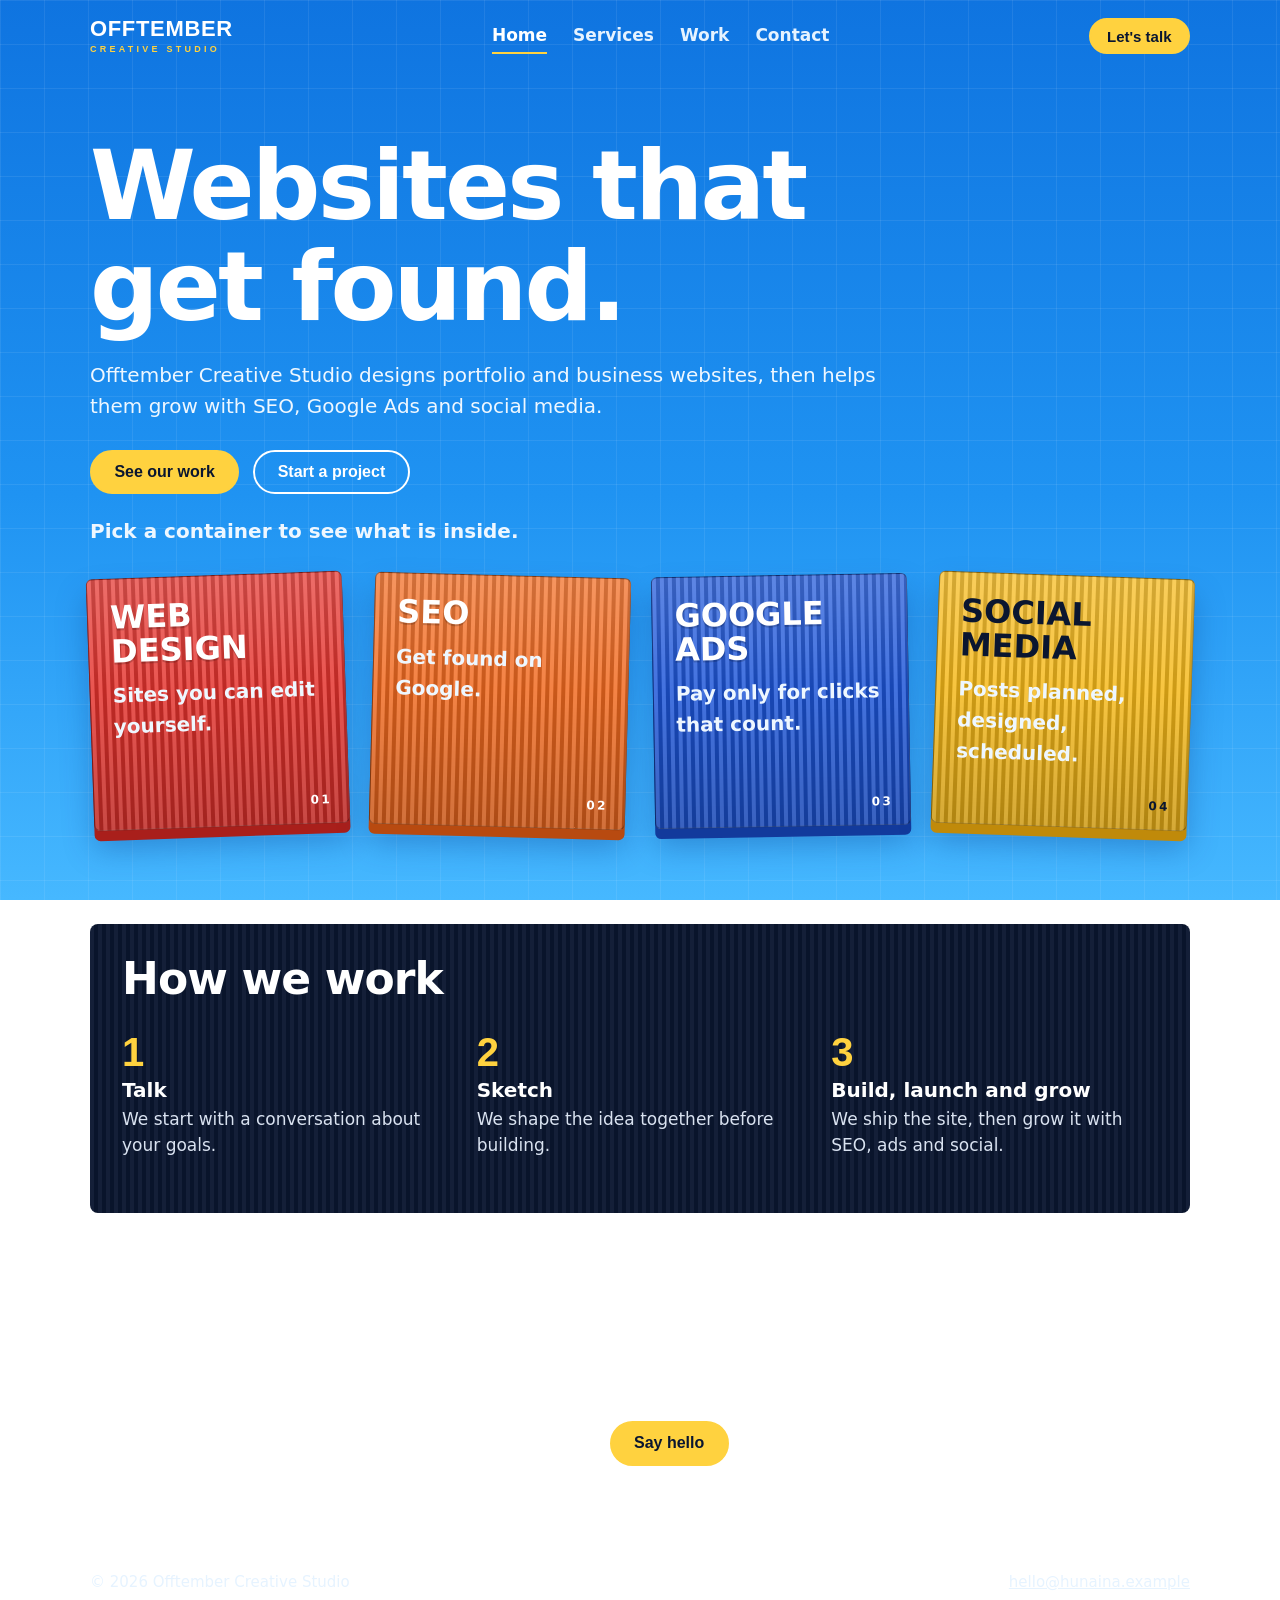
<file: index.html>
<!doctype html><html lang="en"><head><meta charset="utf-8"><meta name="viewport" content="width=device-width, initial-scale=1">
<link rel="preconnect" href="https://api.fontshare.com"><link rel="stylesheet" href="https://api.fontshare.com/v2/css?f[]=clash-display@600,700&f[]=cabinet-grotesk@400,500,700,800&display=swap">
<link rel="stylesheet" href="style.css">
<title>Offtember Creative Studio | Web Design, SEO, Google Ads & Social Media</title>
<meta name="description" content="Offtember Creative Studio designs portfolio and business websites, then grows them with SEO, Google Ads and social media management.">
</head><body><header class="wrap top"><a class="logo" href="index.html">OFFTEMBER<small>CREATIVE STUDIO</small></a><nav aria-label="Main"><a href="index.html" aria-current="page">Home</a><a href="services.html">Services</a><a href="work.html">Work</a><a href="contact.html">Contact</a></nav><a class="btn sm" href="contact.html">Let's talk</a></header><main>
<section class="wrap hero">
 <!-- EDIT: main headline and intro -->
 <h1>Websites that<br>get found.</h1>
 <p>Offtember Creative Studio designs portfolio and business websites, then helps them grow with SEO, Google Ads and social media.</p>
 <div class="row"><a class="btn" href="work.html">See our work</a><a class="btn ghost" href="contact.html">Start a project</a></div>
 <p class="note">Pick a container to see what is inside.</p>
 <div class="stack">
  <a class="box red" href="services.html#web"><h3>Web design</h3><p>Sites you can edit yourself.</p><span class="tag">01</span></a>
  <a class="box orange" href="services.html#seo"><h3>SEO</h3><p>Get found on Google.</p><span class="tag">02</span></a>
  <a class="box cobalt" href="services.html#ads"><h3>Google Ads</h3><p>Pay only for clicks that count.</p><span class="tag">03</span></a>
  <a class="box amber dark" href="services.html#social"><h3>Social media</h3><p>Posts planned, designed, scheduled.</p><span class="tag">04</span></a>
 </div>
</section>
<section class="wrap sec">
 <div class="panel">
  <h2>How we work</h2>
  <ol class="steps">
   <li><b>Talk</b>We start with a conversation about your goals.</li>
   <li><b>Sketch</b>We shape the idea together before building.</li>
   <li><b>Build, launch and grow</b>We ship the site, then grow it with SEO, ads and social.</li>
  </ol>
 </div>
</section>
<section class="wrap sec">
 <div class="two">
  <h2>Hi, I'm Hunaina.</h2>
  <!-- EDIT: your about text -->
  <div><p>I design creative portfolios and websites, then help them grow with SEO, Google Ads and social media management, all in one place and with a lot of heart.</p>
  <a class="btn" href="contact.html">Say hello</a></div>
 </div>
</section>
</main><footer><div class="wrap"><span>&copy; 2026 Offtember Creative Studio</span><a href="mailto:hello@hunaina.example">hello@hunaina.example</a></div></footer></body></html>
</file>
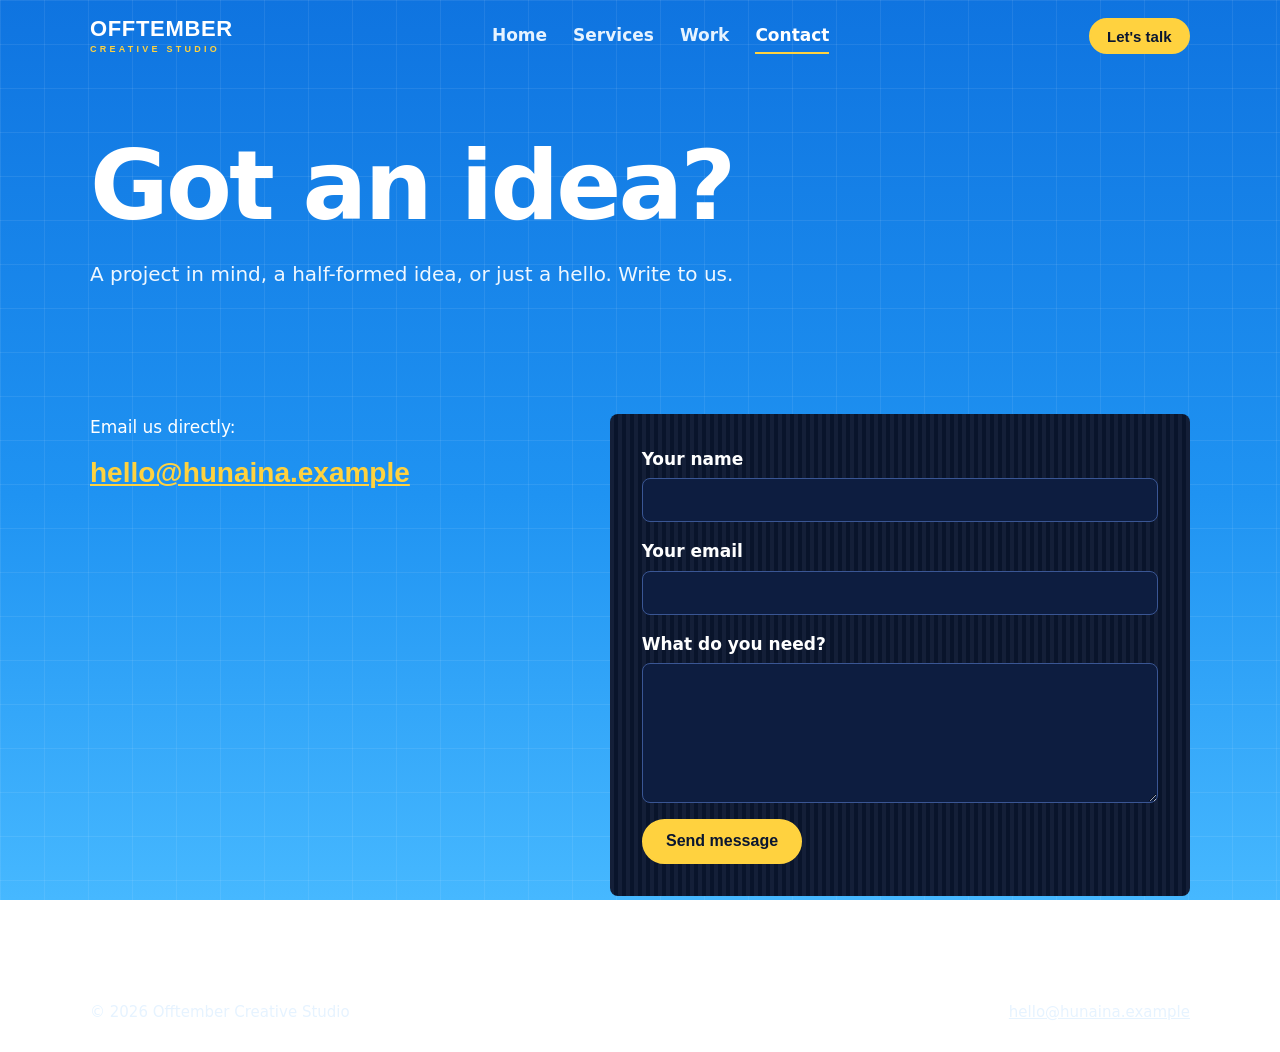
<file: contact.html>
<!doctype html><html lang="en"><head><meta charset="utf-8"><meta name="viewport" content="width=device-width, initial-scale=1">
<link rel="preconnect" href="https://api.fontshare.com"><link rel="stylesheet" href="https://api.fontshare.com/v2/css?f[]=clash-display@600,700&f[]=cabinet-grotesk@400,500,700,800&display=swap">
<link rel="stylesheet" href="style.css">
<title>Contact | Offtember Creative Studio</title><meta name="description" content="Start a project with Offtember Creative Studio.">
</head><body><header class="wrap top"><a class="logo" href="index.html">OFFTEMBER<small>CREATIVE STUDIO</small></a><nav aria-label="Main"><a href="index.html">Home</a><a href="services.html">Services</a><a href="work.html">Work</a><a href="contact.html" aria-current="page">Contact</a></nav><a class="btn sm" href="contact.html">Let's talk</a></header><main>
<section class="wrap hero"><h1>Got an idea?</h1><p>A project in mind, a half-formed idea, or just a hello. Write to us.</p></section>
<section class="wrap sec">
 <div class="two">
  <div><p>Email us directly:</p><a class="mail" href="mailto:hello@hunaina.example">hello@hunaina.example</a></div>
  <!-- EDIT: replace YOUR_FORM_ID with your free Formspree form id (formspree.io) so the form emails you -->
  <form class="panel" action="https://formspree.io/f/YOUR_FORM_ID" method="POST">
   <label>Your name<input name="name" required></label>
   <label>Your email<input name="email" type="email" required></label>
   <label>What do you need?<textarea name="message" required></textarea></label>
   <button class="btn" type="submit">Send message</button>
  </form>
 </div>
</section>
</main><footer><div class="wrap"><span>&copy; 2026 Offtember Creative Studio</span><a href="mailto:hello@hunaina.example">hello@hunaina.example</a></div></footer></body></html>
</file>
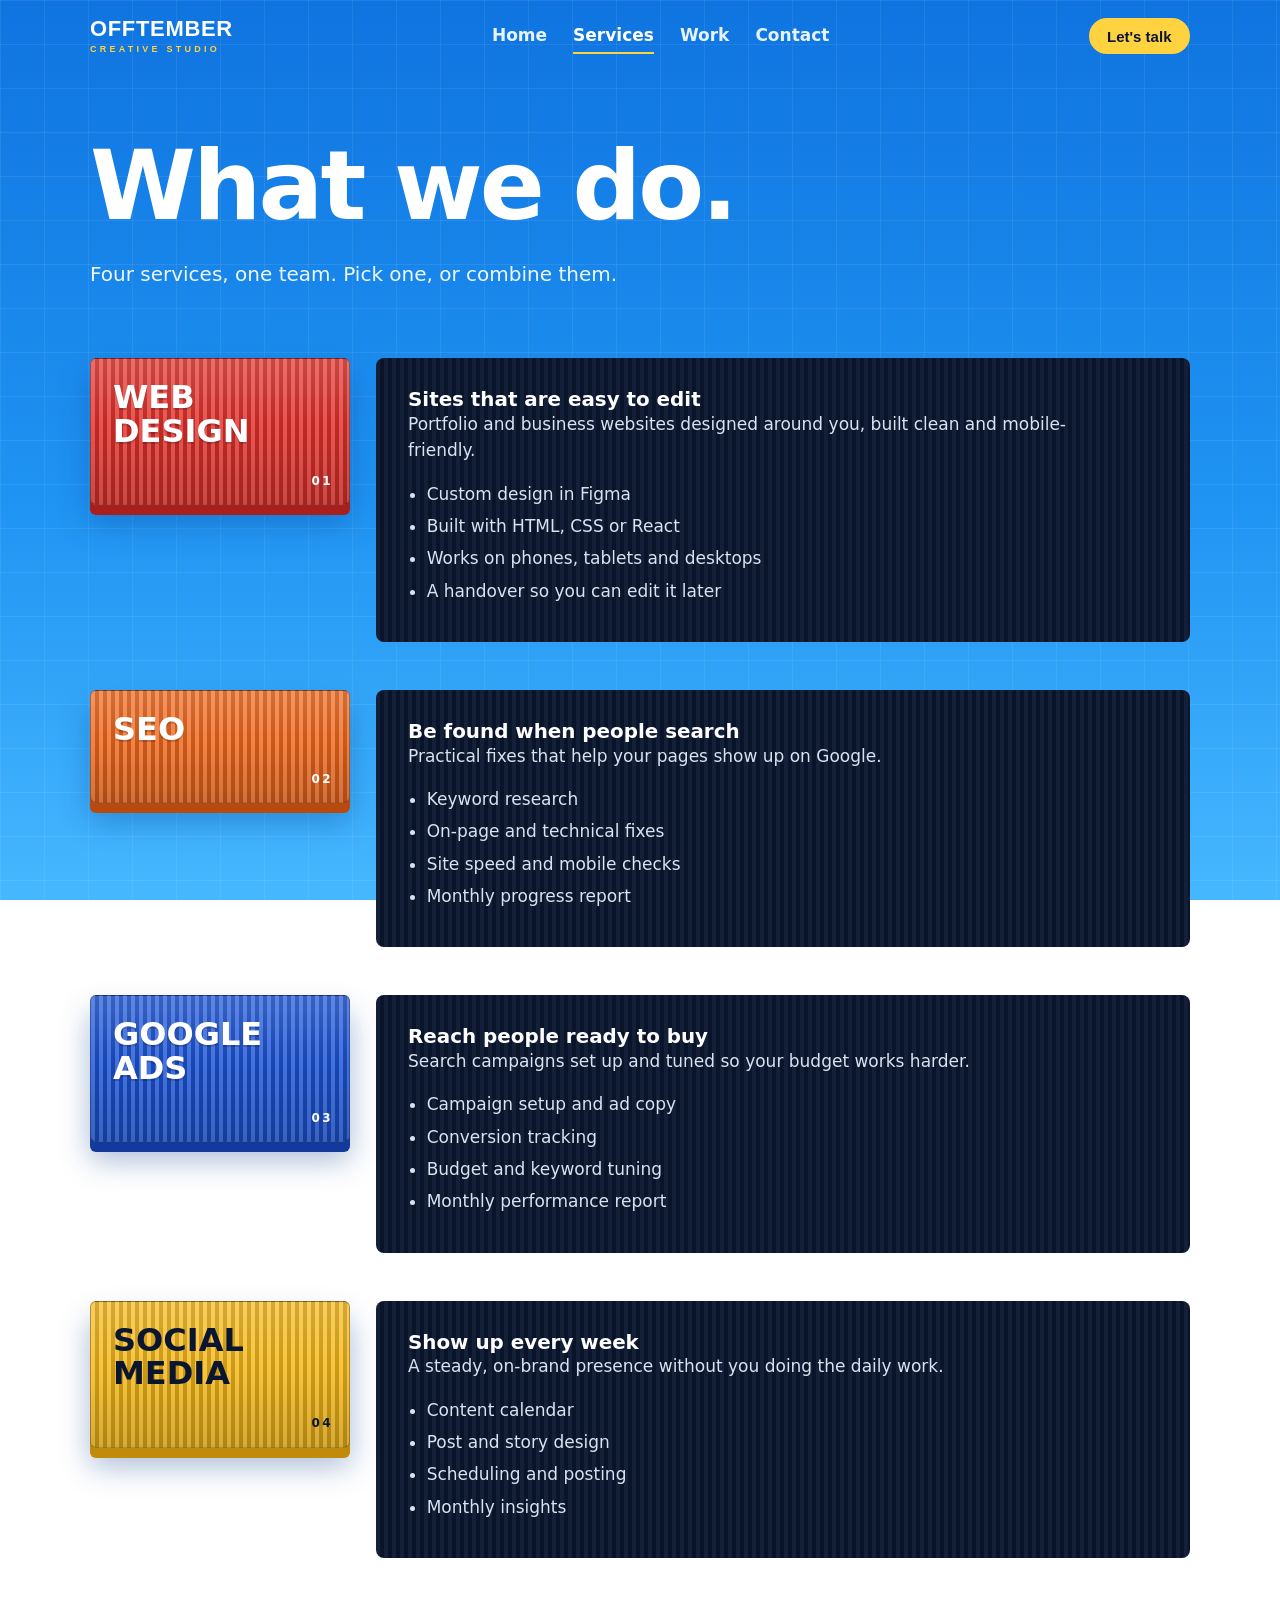
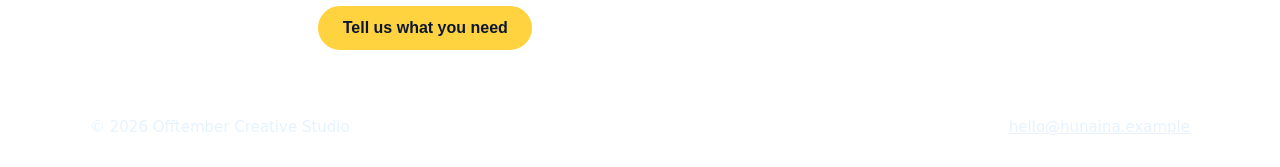
<file: services.html>
<!doctype html><html lang="en"><head><meta charset="utf-8"><meta name="viewport" content="width=device-width, initial-scale=1">
<link rel="preconnect" href="https://api.fontshare.com"><link rel="stylesheet" href="https://api.fontshare.com/v2/css?f[]=clash-display@600,700&f[]=cabinet-grotesk@400,500,700,800&display=swap">
<link rel="stylesheet" href="style.css">
<title>Services | Offtember Creative Studio</title><meta name="description" content="Web design, SEO, Google Ads and social media management from Offtember Creative Studio.">
</head><body><header class="wrap top"><a class="logo" href="index.html">OFFTEMBER<small>CREATIVE STUDIO</small></a><nav aria-label="Main"><a href="index.html">Home</a><a href="services.html" aria-current="page">Services</a><a href="work.html">Work</a><a href="contact.html">Contact</a></nav><a class="btn sm" href="contact.html">Let's talk</a></header><main>
<section class="wrap hero"><h1>What we do.</h1><p>Four services, one team. Pick one, or combine them.</p></section>
<section class="wrap">
 <!-- EDIT: each service is one block. Copy a block to add a new service. -->
 <div class="svc" id="web"><div class="box red"><h3>Web design</h3><span class="tag">01</span></div>
  <div class="panel"><h3>Sites that are easy to edit</h3><p>Portfolio and business websites designed around you, built clean and mobile-friendly.</p>
  <ul><li>Custom design in Figma</li><li>Built with HTML, CSS or React</li><li>Works on phones, tablets and desktops</li><li>A handover so you can edit it later</li></ul></div></div>
 <div class="svc" id="seo"><div class="box orange"><h3>SEO</h3><span class="tag">02</span></div>
  <div class="panel"><h3>Be found when people search</h3><p>Practical fixes that help your pages show up on Google.</p>
  <ul><li>Keyword research</li><li>On-page and technical fixes</li><li>Site speed and mobile checks</li><li>Monthly progress report</li></ul></div></div>
 <div class="svc" id="ads"><div class="box cobalt"><h3>Google Ads</h3><span class="tag">03</span></div>
  <div class="panel"><h3>Reach people ready to buy</h3><p>Search campaigns set up and tuned so your budget works harder.</p>
  <ul><li>Campaign setup and ad copy</li><li>Conversion tracking</li><li>Budget and keyword tuning</li><li>Monthly performance report</li></ul></div></div>
 <div class="svc" id="social"><div class="box amber dark"><h3>Social media</h3><span class="tag">04</span></div>
  <div class="panel"><h3>Show up every week</h3><p>A steady, on-brand presence without you doing the daily work.</p>
  <ul><li>Content calendar</li><li>Post and story design</li><li>Scheduling and posting</li><li>Monthly insights</li></ul></div></div>
 <p style="text-align:center"><a class="btn" href="contact.html">Tell us what you need</a></p>
</section>
</main><footer><div class="wrap"><span>&copy; 2026 Offtember Creative Studio</span><a href="mailto:hello@hunaina.example">hello@hunaina.example</a></div></footer></body></html>
</file>
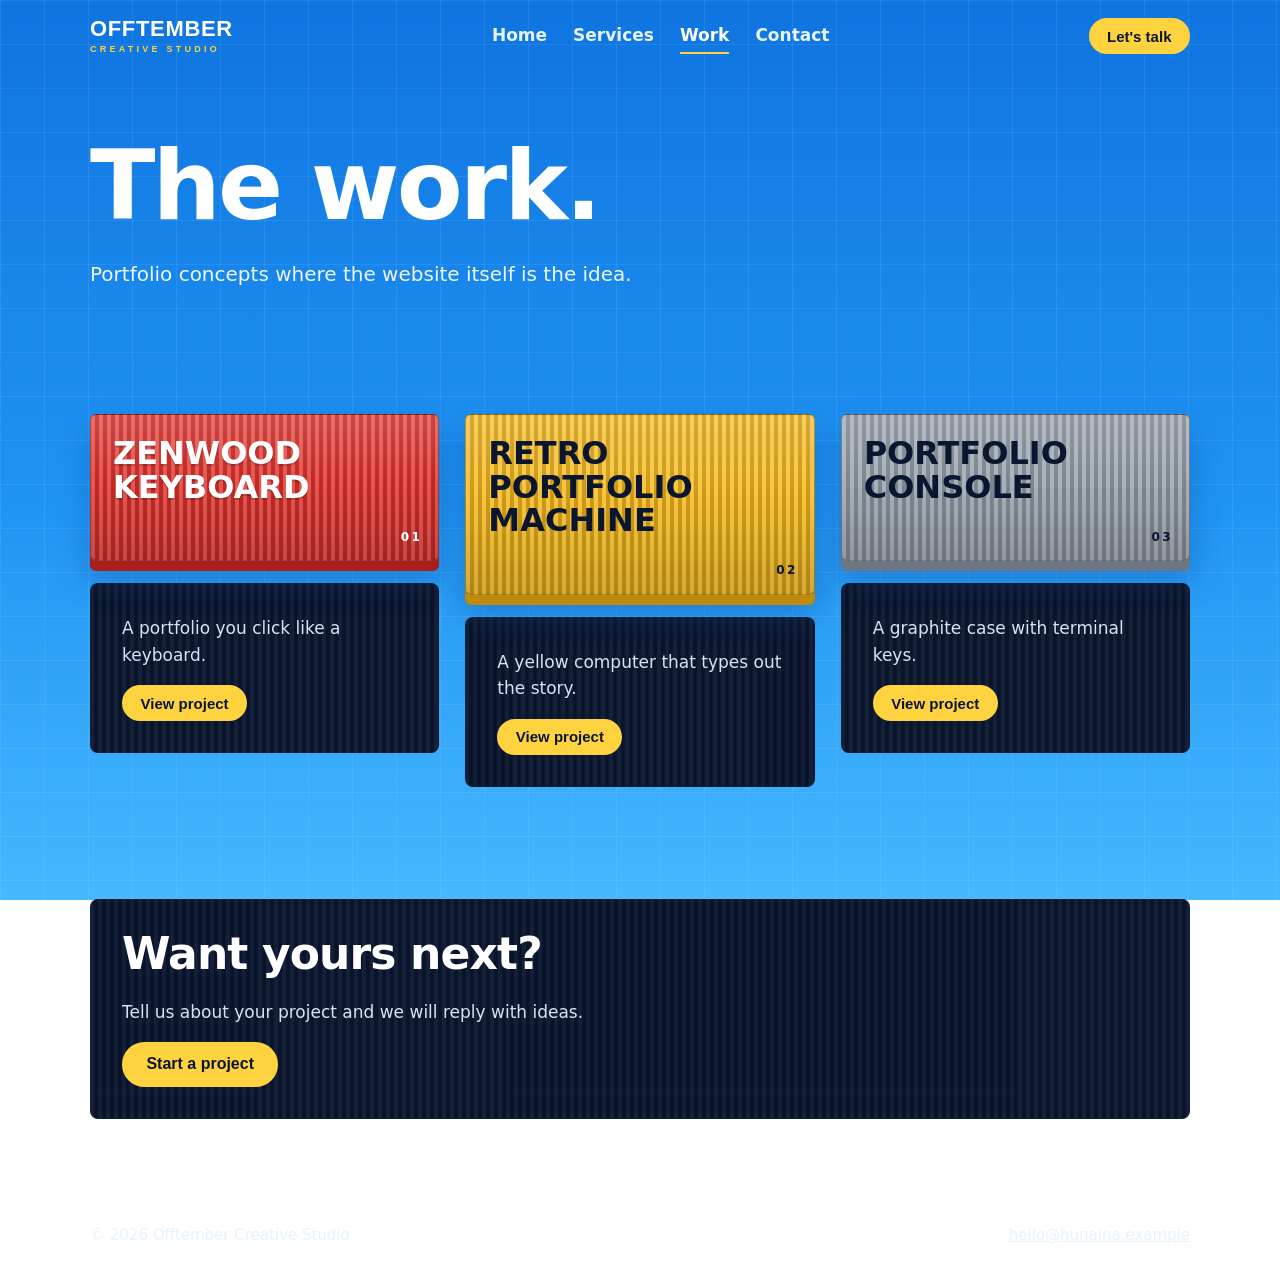
<file: work.html>
<!doctype html><html lang="en"><head><meta charset="utf-8"><meta name="viewport" content="width=device-width, initial-scale=1">
<link rel="preconnect" href="https://api.fontshare.com"><link rel="stylesheet" href="https://api.fontshare.com/v2/css?f[]=clash-display@600,700&f[]=cabinet-grotesk@400,500,700,800&display=swap">
<link rel="stylesheet" href="style.css">
<title>Work | Offtember Creative Studio</title><meta name="description" content="Selected portfolio projects by Offtember Creative Studio.">
</head><body><header class="wrap top"><a class="logo" href="index.html">OFFTEMBER<small>CREATIVE STUDIO</small></a><nav aria-label="Main"><a href="index.html">Home</a><a href="services.html">Services</a><a href="work.html" aria-current="page">Work</a><a href="contact.html">Contact</a></nav><a class="btn sm" href="contact.html">Let's talk</a></header><main>
<section class="wrap hero"><h1>The work.</h1><p>Portfolio concepts where the website itself is the idea.</p></section>
<section class="wrap sec">
 <!-- EDIT: each project is one block. Replace the # in href with your live link. -->
 <div class="grid3">
  <div><div class="box red"><h3>Zenwood Keyboard</h3><span class="tag">01</span></div>
   <div class="panel"><p>A portfolio you click like a keyboard.</p><a class="btn sm" href="#">View project</a></div></div>
  <div><div class="box amber dark"><h3>Retro Portfolio Machine</h3><span class="tag">02</span></div>
   <div class="panel"><p>A yellow computer that types out the story.</p><a class="btn sm" href="#">View project</a></div></div>
  <div><div class="box steel dark"><h3>Portfolio Console</h3><span class="tag">03</span></div>
   <div class="panel"><p>A graphite case with terminal keys.</p><a class="btn sm" href="#">View project</a></div></div>
 </div>
</section>
<section class="wrap sec"><div class="panel"><h2>Want yours next?</h2><p>Tell us about your project and we will reply with ideas.</p><a class="btn" href="contact.html">Start a project</a></div></section>
</main><footer><div class="wrap"><span>&copy; 2026 Offtember Creative Studio</span><a href="mailto:hello@hunaina.example">hello@hunaina.example</a></div></footer></body></html>
</file>
<file: style.css>
/* OFFTEMBER CREATIVE STUDIO - shared styles. Change colours here once, every page updates. */
:root{--blue:#1f93f2;--deep:#0f74e0;--sky:#46b8ff;--yellow:#ffd23f;--navy:#0a1630;--ink:#d9e2f0}
*{box-sizing:border-box}
html{scroll-behavior:smooth}
body{margin:0;min-height:100vh;display:flex;flex-direction:column;color:#fff;
 font:500 17px/1.55 'Cabinet Grotesk',system-ui,sans-serif;
 background:linear-gradient(180deg,var(--deep),var(--blue) 55%,var(--sky)) fixed}
body::before{content:"";position:fixed;inset:0;pointer-events:none;background-size:44px 44px;
 background-image:linear-gradient(rgba(255,255,255,.08) 1px,transparent 1px),linear-gradient(90deg,rgba(255,255,255,.08) 1px,transparent 1px)}
header,main,footer{position:relative}
main{flex:1}
.wrap{width:min(1100px,100% - 48px);margin-inline:auto}
a{color:inherit}
h1,h2,h3{font-family:'Clash Display',system-ui,sans-serif;line-height:1.05;margin:0}
h1{font-size:clamp(42px,8vw,96px);letter-spacing:-.03em}
h2{font-size:clamp(28px,4vw,44px);letter-spacing:-.02em;margin-bottom:.5em}
p{margin:0 0 1em;max-width:62ch}
:is(a,button,input,textarea):focus-visible{outline:3px solid var(--yellow);outline-offset:3px;border-radius:6px}

/* header */
.top{display:flex;align-items:center;justify-content:space-between;gap:16px;flex-wrap:wrap;padding:18px 0}
.logo{text-decoration:none;font:700 22px/1 'Clash Display',sans-serif;letter-spacing:.03em}
.logo small{display:block;margin-top:5px;font:700 9px/1 'Cabinet Grotesk',sans-serif;letter-spacing:.36em;color:var(--yellow)}
.top nav{display:flex;gap:26px}
.top nav a{text-decoration:none;font-weight:700;color:#e6f3ff;padding:4px 0;border-bottom:2px solid transparent}
.top nav a:hover,.top nav a[aria-current]{color:#fff;border-color:var(--yellow)}
.btn{display:inline-block;padding:.7em 1.4em;border-radius:99px;background:var(--yellow);color:var(--navy);
 font:600 16px 'Clash Display',sans-serif;text-decoration:none;border:2px solid var(--yellow)}
.btn:hover{background:#fff;border-color:#fff}
.btn.ghost{background:none;color:#fff;border-color:#fff}
.btn.ghost:hover{background:#fff;color:var(--navy)}
.btn.sm{padding:.5em 1.1em;font-size:15px}

/* sections */
.sec{padding:56px 0}
.hero{padding:64px 0 40px}
.hero p{font-size:20px;margin:22px 0 28px;color:#eef7ff}
.row{display:flex;gap:14px;flex-wrap:wrap}
.note{font-weight:700;color:#d7ecff;margin:44px 0 18px}

/* the signature shipping container */
.box{--c:#e5322d;--k:#a91f1b;position:relative;display:block;padding:22px 22px 56px;border-radius:6px;
 color:#fff;text-decoration:none;border:1px solid rgba(0,0,0,.3);
 background:linear-gradient(180deg,rgba(255,255,255,.14),transparent 45%,rgba(0,0,0,.14)),
 repeating-linear-gradient(90deg,rgba(255,255,255,.17) 0 4px,rgba(0,0,0,.17) 4px 8px),var(--c);
 box-shadow:0 10px 0 var(--k),0 18px 30px rgba(8,60,140,.35);transition:transform .2s}
a.box:hover{transform:translateY(-8px)}
.box h3{font-size:clamp(24px,3vw,32px);text-transform:uppercase;text-shadow:0 2px 0 rgba(0,0,0,.18)}
.box p{margin:.6em 0 0;font-weight:700}
.box .tag{position:absolute;right:16px;bottom:14px;font-weight:800;letter-spacing:.2em;font-size:12px}
.box.dark{color:var(--navy)}.box.dark h3{text-shadow:none}
.red{--c:#e5322d;--k:#a91f1b}.orange{--c:#f26a1f;--k:#b84a10}.cobalt{--c:#1d55d8;--k:#123a9c}
.amber{--c:#f6b919;--k:#c08a0a}.steel{--c:#97a1ad;--k:#6c7682}
.stack{display:grid;grid-template-columns:repeat(4,1fr);gap:26px}
.stack .box:nth-child(1){transform:rotate(-2deg)}.stack .box:nth-child(2){transform:rotate(1.5deg)}
.stack .box:nth-child(3){transform:rotate(-1deg)}.stack .box:nth-child(4){transform:rotate(2deg)}
.stack a.box:hover{transform:translateY(-8px) rotate(0)}

/* dark "inside the container" panels */
.panel{background:repeating-linear-gradient(90deg,rgba(255,255,255,.04) 0 4px,rgba(0,0,0,.1) 4px 8px),var(--navy);
 color:var(--ink);border-radius:8px;padding:32px}
.panel h2,.panel h3{color:#fff}
.panel ul{margin:0;padding-left:1.1em}.panel li{margin:.35em 0}
.steps{display:grid;grid-template-columns:repeat(3,1fr);gap:28px;list-style:none;padding:0!important;counter-reset:s}
.steps li{counter-increment:s}
.steps li::before{content:counter(s);display:block;font:600 40px 'Clash Display',sans-serif;color:var(--yellow)}
.steps b{display:block;color:#fff;font-size:20px}

/* services + work */
.svc{display:grid;grid-template-columns:260px 1fr;gap:26px;margin-bottom:48px;align-items:start}
.grid3{display:grid;grid-template-columns:repeat(3,1fr);gap:26px}
.grid3 .panel{margin-top:22px}

/* contact form */
.two{display:grid;grid-template-columns:1fr 1.2fr;gap:36px;align-items:start}
label{display:block;font-weight:700;margin:0 0 16px;color:#fff}
input,textarea{display:block;width:100%;margin-top:6px;padding:12px 14px;border-radius:8px;border:1px solid #3a5694;
 background:#0d1d40;color:#fff;font:500 16px 'Cabinet Grotesk',sans-serif}
textarea{min-height:140px;resize:vertical}
button.btn{cursor:pointer}
.mail{font:600 clamp(20px,3vw,28px) 'Clash Display',sans-serif;color:var(--yellow)}

footer{padding:28px 0;color:#e6f3ff;font-size:15px}
footer .wrap{display:flex;justify-content:space-between;flex-wrap:wrap;gap:12px;border-top:1px solid rgba(255,255,255,.35);padding-top:20px}

@media(max-width:860px){
 .stack{grid-template-columns:1fr 1fr}.steps,.grid3,.two,.svc{grid-template-columns:1fr}
 .top nav{order:3;width:100%;justify-content:space-between;gap:10px}
}
@media(prefers-reduced-motion:reduce){*{transition:none!important;scroll-behavior:auto!important}}
</file>
